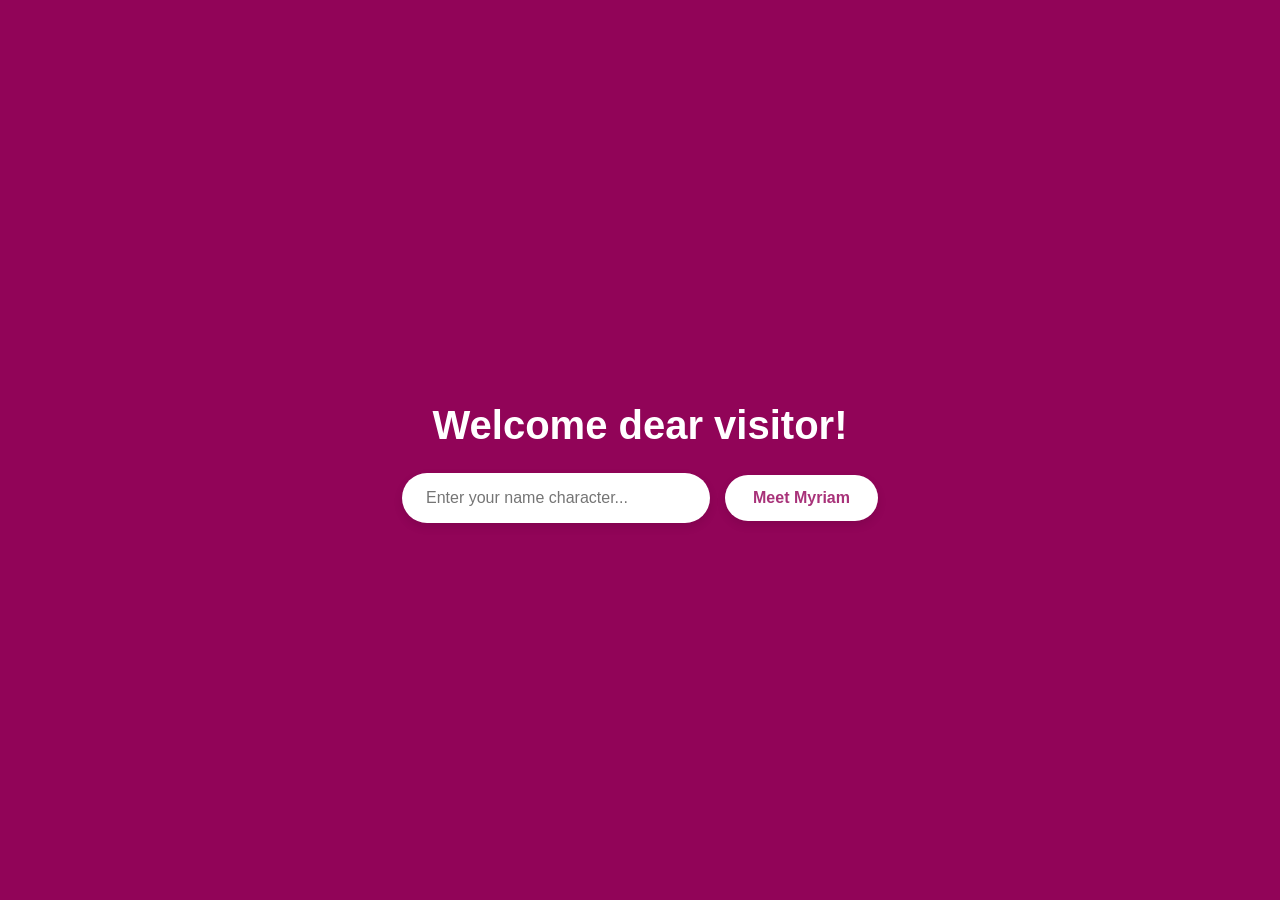
<file: index.html>
<!DOCTYPE HTML>
<html lang="en">
  <head>
    <meta charset="UTF-8">
    <meta name="viewport" content="width=device-width, initial-scale=1.0">
    <title>My Portfolio</title>
    <link rel="stylesheet" href="styles.css">
  </head>
  
  <!-- Toegevoegd: class="login-page" -->
  <body class="login-page">
    
    <div class="login-container">
        <!-- De basistekst -->
        <h1 id="welcome-text">Welcome dear visitor!</h1>

        <!-- Toegevoegd: class="login-form" -->
        <form onsubmit="bewaarNaam(event)" class="login-form">
            <input type="text" id="visitor-name" placeholder="Enter your name character..." required>
            <button type="submit">Meet Myriam</button>
        </form>
    </div>

    <script src="script.js"></script>
  </body>
</html>
</file>
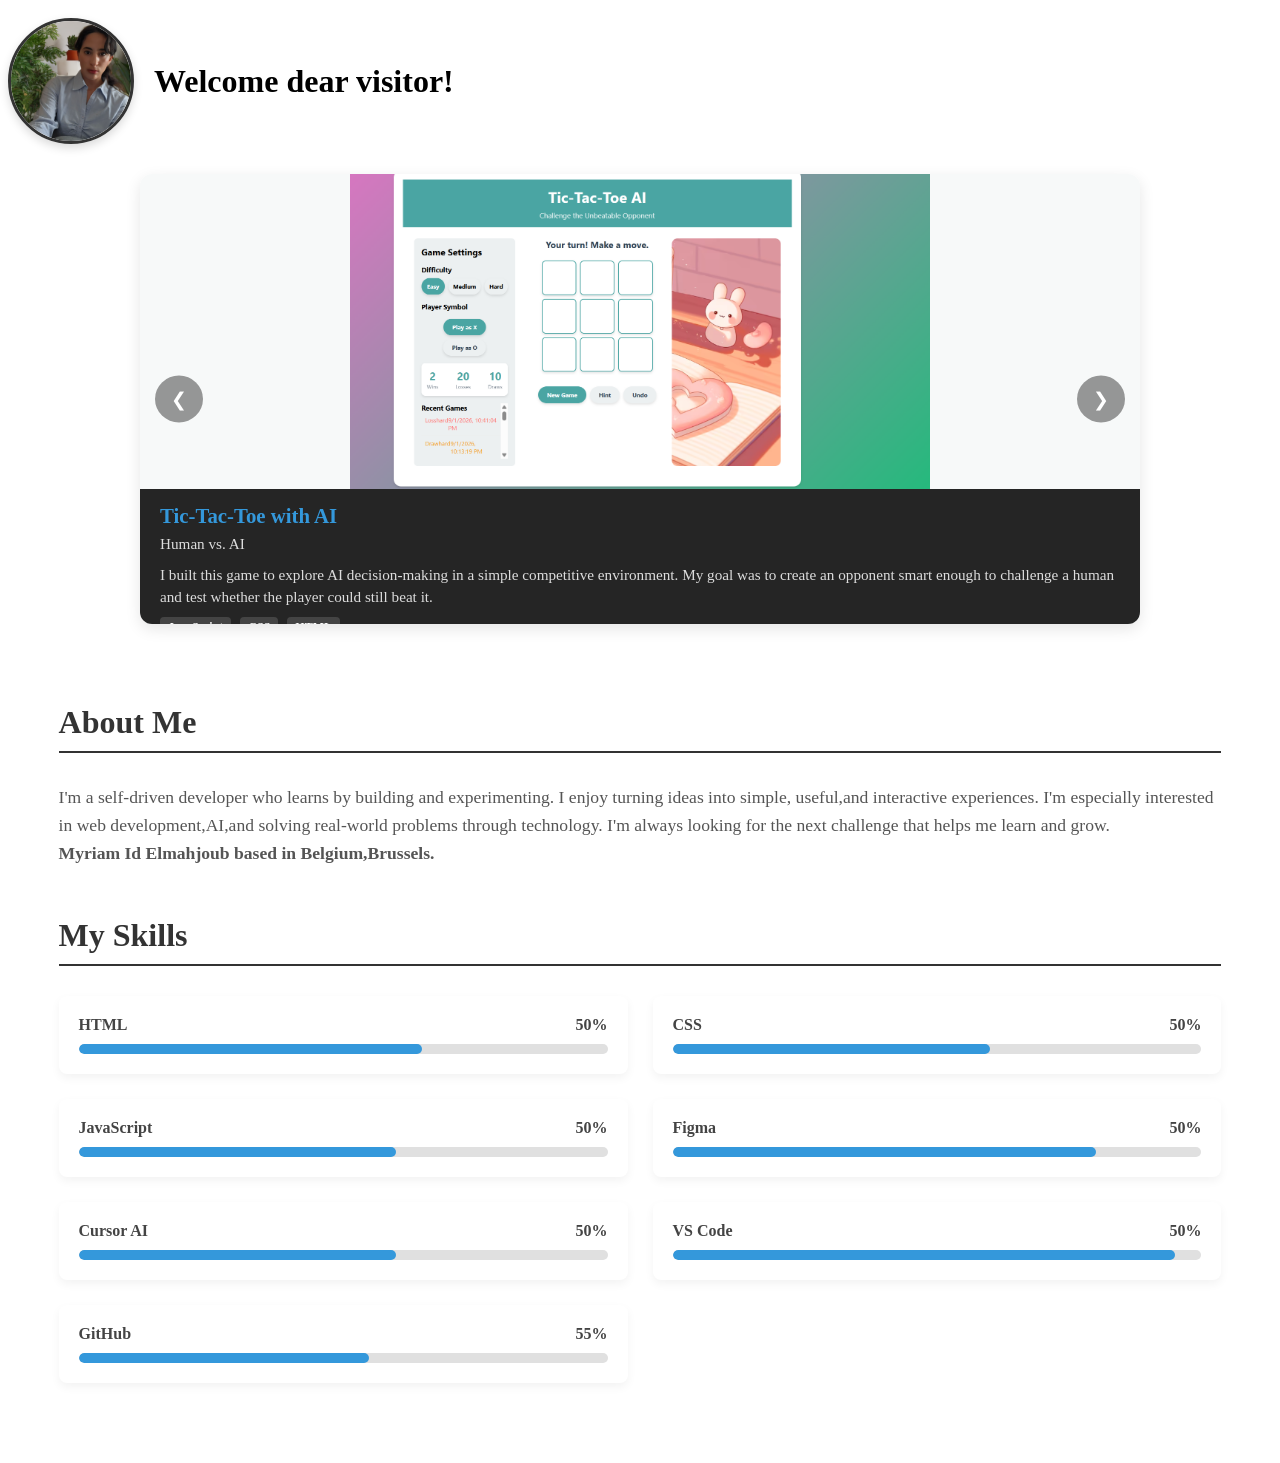
<file: portfolio.html>
<!DOCTYPE HTML>
<html lang="en">
  <head>
    <meta charset="UTF-8">
    <meta name="viewport" content="width=device-width, initial-scale=1.0">
    <title>Myriam's Portfolio</title>
    <!-- Linking to the same CSS stylesheet for a matching design -->
    <link rel="stylesheet" href="styles.css">
    <link rel="stylesheet" href="portfolio.css">
  </head>

  <body>

    <div class="container">
       <!-- 1. HEADER LINKSBOVEN -->
       <header class="portfolio-header">
         <div class="profile-magnifier">
           <!-- Vervang 'myriam.png' door jouw echte fotobestand -->
           <img src="myriam.png" alt="Myriam Id Elmahjoub">
         </div>
         
         <div>
            <h1 id="welcome-header">Welcome!</h1>
         </div>
       </header>
       
       <!-- 2. CAROUSEL CONTAINER -->
       <div class="carousel-container">
         <div class="carousel-track" id="track">
           
           <!-- Slide 1 -->
           <div class="slide">
             <div class="slide-content">
               <img src="project 1.png" alt="Project 1 Image" class="carousel-exact-img">
               <div class="project-info">
                 <h3>Tic-Tac-Toe with AI</h3>
                 <p><stron>Human vs. AI</stron></p>
                 <p>I built this game to explore AI decision-making in a simple competitive environment. My goal was to create an opponent smart enough to challenge a human and test whether the player could still beat it.</p>
                 <span class="tech-tag">JavaScript</span> <span class="tech-tag">CSS</span> <span class="tech-tag">HTML</span>
               </div>
             </div>
           </div>

           <!-- Slide 2 -->
           <div class="slide">
             <div class="slide-content">
               <img src="project 2.png" alt="Project 2 Image" class="carousel-exact-img">
               <div class="project-info">
                 <h3>Net Worth Calculator</h3>
                 <p><strong>Making financial awareness accessible</strong></p>
                 <p>I built this calculator to introduce a simple way of understanding personal finances. By tracking assets and liabilities, users can become more mindful of their resources while learning a basic budgeting concept.</p>
                 <span class="tech-tag">JavaScript</span> <span class="tech-tag">CSS</span> <span class="tech-tag">HTML</span>
               </div>
             </div>
           </div>

           <!-- Slide 3 -->
           <div class="slide">
             <div class="slide-content">
               <img src="project 3.png" alt="Project 3 Image" class="carousel-exact-img">
               <div class="project-info">
                 <h3>Personal Portfolio</h3>
                 <p><strong>Showcasing my learning journey</strong></p>
                 <p>I created my portfolio to present what I&#39;ve built during my learning journey in a clear and accessible way. Rather than simply listing skills &#44;I wanted to demonstrate them through real projects and show how quickly I can turn new knowledge into working products.</p>
                 <span class="tech-tag">JavaScript</span> <span class="tech-tag">CSS</span>
                 <span class="tech-tag">HTML</span>
               </div>
             </div>
           </div>

         </div>
         <button class="btn btn-prev" id="prevBtn">❮</button>
         <button class="btn btn-next" id="nextBtn">❯</button>
       </div>

       <!-- 3. ABOUT ME SECTIE -->
       <section class="about-section">
         <h2 class="section-header">About Me</h2>
         <div class="about-container">
           <p>
             I&#39;m a self-driven developer who learns by building and experimenting. I enjoy turning ideas into simple&#44; useful&#44;and interactive experiences. I&#39;m especially interested in web development&#44;AI&#44;and solving real-world problems through technology. I&#39;m always looking for the next challenge that helps me learn and grow.
           </p>
           <p><strong> Myriam Id Elmahjoub based in Belgium,Brussels.</strong> </p>
         </div>
       </section>

       <!-- 4. SKILLS SECTIE -->
       <section class="skills-section">
         <h2 class="skills-header">My Skills</h2>
         
         <div class="skills-grid">
           <!-- HTML -->
           <div class="skill-card">
             <div class="skill-info">
               <span>HTML</span>
               <span>50%</span>
             </div>
             <div class="progress-bar"><div class="progress" style="width: 65%;"></div></div>
           </div>

           <!-- CSS -->
           <div class="skill-card">
             <div class="skill-info">
               <span>CSS</span>
               <span>50%</span>
             </div>
             <div class="progress-bar"><div class="progress" style="width: 60%;"></div></div>
           </div>

           <!-- JavaScript -->
           <div class="skill-card">
             <div class="skill-info">
               <span>JavaScript</span>
               <span>50%</span>
             </div>
             <div class="progress-bar"><div class="progress" style="width: 60%;"></div></div>
           </div>

           <!-- Figma -->
           <div class="skill-card">
             <div class="skill-info">
               <span>Figma</span>
               <span>50%</span>
             </div>
             <div class="progress-bar"><div class="progress" style="width: 80%;"></div></div>
           </div>

           <!-- Cursor AI -->
           <div class="skill-card">
             <div class="skill-info">
               <span>Cursor AI</span>
               <span>50%</span>
             </div>
             <div class="progress-bar"><div class="progress" style="width: 60%;"></div></div>
           </div>

           <!-- VS Code -->
           <div class="skill-card">
             <div class="skill-info">
               <span>VS Code</span>
               <span>50%</span>
             </div>
             <div class="progress-bar"><div class="progress" style="width: 95%;"></div></div>
           </div>

           <!-- GitHub -->
           <div class="skill-card">
             <div class="skill-info">
               <span>GitHub</span>
               <span>55%</span>
             </div>
             <div class="progress-bar"><div class="progress" style="width: 55%;"></div></div>
           </div>
         </div>
       </section>
    </div>

    <script src="script.js"></script>
  </body>
</html>
</file>
<file: styles.css>
/* ==========================================
   SPECIFIEKE STYLING VOOR PAGINA 1 (LOGIN)
   ========================================== */

/* Zorgt dat ALLEEN pagina 1 de paarse achtergrond krijgt en schermvullend is */
body.login-page {
    margin: 0;
    padding: 0;
    width: 100%;
    height: 100vh;
    display: flex;
    justify-content: center;
    align-items: center;
    background: #910458; /* Jouw paarse basiskleur */
    font-family: sans-serif;
}

/* Centreert de tekst en knoppen netjes in het midden */
body.login-page .login-container {
    text-align: center;
    display: flex;
    flex-direction: column;
    align-items: center;
    justify-content: center;
}

/* Maakt de grote welkomsttekst wit en strak */
body.login-page #welcome-text {
    font-size: 2.5rem;
    color: #ffffff !important; /* Forceert witte tekst op het paars */
    margin-bottom: 25px;
    font-weight: bold;
}

/* Zet de input en de knop netjes naast elkaar */
body.login-page .login-form {
    display: flex;
    gap: 15px;
    justify-content: center;
    align-items: center;
}

/* Maakt het invoerveld modern met ronde hoeken */
body.login-page #visitor-name {
    padding: 14px 22px;
    font-size: 1rem;
    border: 2px solid transparent;
    border-radius: 30px;
    outline: none;
    width: 260px;
    box-shadow: 0 4px 10px rgba(0, 0, 0, 0.1);
}

/* Stylt de 'Meet Myriam' knop */
body.login-page .login-form button {
    padding: 14px 28px;
    font-size: 1rem;
    background-color: #ffffff;
    color: #a83279; /* Paarse tekstkleur in de knop */
    border: none;
    border-radius: 30px;
    font-weight: bold;
    cursor: pointer;
    box-shadow: 0 4px 10px rgba(0, 0, 0, 0.1);
    transition: transform 0.2s ease, background-color 0.2s ease;
}

/* Hover-effect voor de knop */
body.login-page .login-form button:hover {
    background-color: #f3f3f3;
    transform: scale(1.03); /* Knop wordt heel subtiel groter */
}
</file>
<file: portfolio.css>
/* --- Header & Uitvergrote Foto Styling --- */
.portfolio-header {
    display: flex;
    align-items: center;
    gap: 20px;
    margin-bottom: 25px;
    padding-top: 10px;
}

/* De ronde container die de foto vergroot */
.profile-magnifier {
    width: 120px;
    height: 120px;
    border-radius: 50%;
    overflow: hidden;
    border: 3px solid #333;
    box-shadow: 0 4px 10px rgba(0, 0, 0, 0.15);
    transition: transform 0.3s ease;
}

/* Continu vergroot effect (basis zoom) */
.profile-magnifier img {
    width: 100%;
    height: 100%;
    object-fit: cover;
    object-position: 60% 20%;
    transform: scale(1.2);
    transition: transform 0.3s ease;
}

/* Extra interactief vergrootglaas-effect bij hover */
.profile-magnifier:hover {
    transform: scale(1.15);
}

.profile-magnifier:hover img {
    transform: scale(1.45);
}

/* --- Carousel Styling --- */
.carousel-container {
    position: relative;
    width: 100%;
    max-width: 1000px;
    height: 450px;
    margin: 30px auto 80px auto; /* Veilige 80px marge aan de onderkant duwt alles netjes weg */
    overflow: hidden;
    border-radius: 12px;
    box-shadow: 0 5px 15px rgba(0, 0, 0, 0.1);
}

.carousel-track {
    display: flex;
    width: 100%;
    height: 100%;
    transition: transform 0.5s cubic-bezier(0.25, 1, 0.5, 1);
}

.slide {
    position: relative;
    min-width: 100%;
    height: 100%;
    overflow: hidden;
}

/* Flexibele wrapper binnen de slide voor afbeelding + info */
.slide-content {
    display: flex;
    flex-direction: column;
    width: 100%;
    height: 100%;
    background-color: #f7f9f9;
}

/* De afbeelding binnen de carrousel */
.carousel-exact-img {
    width: 100%;
    height: 70%; /* Neemt 70% van de hoogte in, rest is voor de projectinformatie */
    object-fit: contain;
    display: block;
}

/* Het informatiepaneel onder de projectfoto */
.project-info {
    width: 100%;
    height: 30%;
    background: rgba(0, 0, 0, 0.85); /* Donkere overlay voor hoog contrast */
    color: white;
    padding: 15px 20px;
    box-sizing: border-box;
    text-align: left;
    overflow-y: auto;
    scrollbar-width: thin;
}


.project-info h3 {
    margin: 0 0 5px 0;
    font-size: 1.3rem;
    color: #3498db;
}

.project-info p {
    margin: 0 0 10px 0;
    font-size: 0.95rem;
    line-height: 1.4;
    color: #ddd;
}

/* Technologie-tags (zoals HTML, CSS) styling */
.tech-tag {
    display: inline-block;
    background: #444;
    padding: 3px 8px;
    font-size: 0.75rem;
    border-radius: 4px;
    margin-right: 5px;
    color: #fff;
    font-weight: bold;
}

/* Knoppen styling */
.btn {
    position: absolute;
    top: 50%;
    transform: translateY(-50%);
    background-color: rgba(0, 0, 0, 0.4);
    color: white;
    border: none;
    padding: 12px 16px;
    cursor: pointer;
    font-size: 1.2rem;
    border-radius: 50%;
    user-select: none;
    transition: background-color 0.2s;
    z-index: 10;
}

.btn:hover { background-color: rgba(0, 0, 0, 0.7); }
.btn-prev { left: 15px; }
.btn-next { right: 15px; }

/* --- About Me Sectie Styling --- */
.about-section {
    margin-top: 20px;
    margin-bottom: 50px;
    width: 92%;
    max-width: 1400px;
    margin-left: auto;
    margin-right: auto;
}

.about-container p {
    font-size: 1.1rem;
    line-height: 1.6;
    color: #555;
    margin: 0;
}

/* --- Skills Sectie Styling --- */
.skills-section {
    margin-top: 20px;
    margin-bottom: 80px;
    width: 92%;
    max-width: 1400px;
    margin-left: auto;
    margin-right: auto;
}

.skills-header, .section-header {
    font-size: 2rem;
    color: #333;
    margin-bottom: 30px;
    border-bottom: 2px solid #333;
    padding-bottom: 10px;
}

/* De Grid layout: 2 kolommen op desktop */
.skills-grid {
    display: grid;
    grid-template-columns: repeat(2, 1fr);
    gap: 25px;
}

.skill-card {
    background: #ffffff;
    padding: 20px;
    border-radius: 8px;
    box-shadow: 0 4px 10px rgba(0, 0, 0, 0.05);
}

.skill-info {
    display: flex;
    justify-content: space-between;
    font-weight: bold;
    margin-bottom: 10px;
    color: #444;
}

/* De voortgangsbalken */
.progress-bar {
    width: 100%;
    height: 10px;
    background-color: #e0e0e0;
    border-radius: 5px;
    overflow: hidden;
}

.progress {
    height: 100%;
    background-color: #3498db;
    border-radius: 5px;
    width: 0;
    transition: width 1.5s cubic-bezier(0.1, 1, 0.1, 1);
}

/* --- RESPONSIVE MEDIA QUERIES --- */
@media (max-width: 768px) {
    .carousel-container {
        height: 380px; /* Iets minder hoog op tablets */
    }
    .skills-grid {
        grid-template-columns: 1fr; /* Schakelt over naar 1 kolom op kleinere schermen */
    }
}

@media (max-width: 480px) {
    .portfolio-header {
        flex-direction: column;
        align-items: center;
        text-align: center;
        gap: 10px;
    }

    .carousel-container {
        height: 320px; /* Aangepaste hoogte voor smartphones */
        margin-bottom: 40px;
    }

    .carousel-exact-img {
        height: 60px; /* Geeft tekst meer prioriteit op mobiel */
    }

    .project-info h3 {
        font-size: 1.1rem;
    }
    
    .project-info p {
        font-size: 0.85rem;
    }

    .btn {
        padding: 8px 12px;
        font-size: 1rem;
    }
}
</file>
